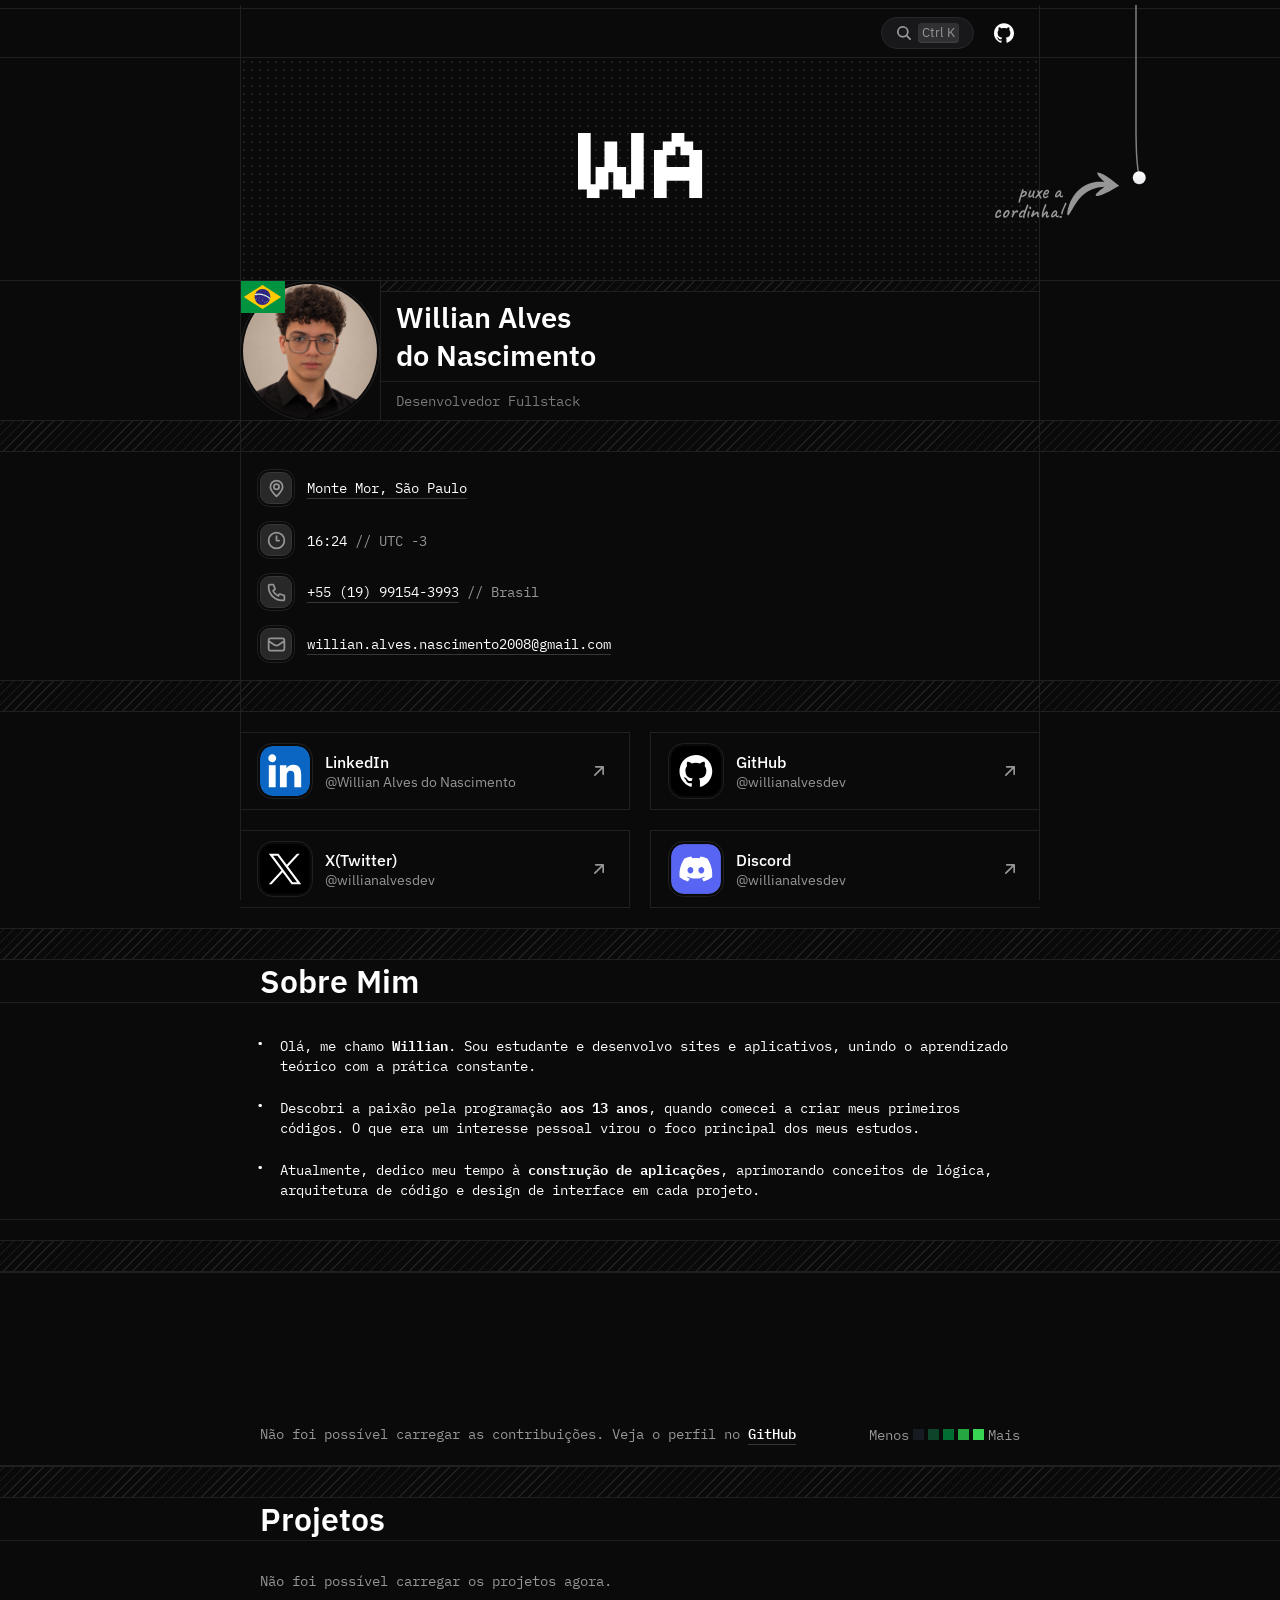
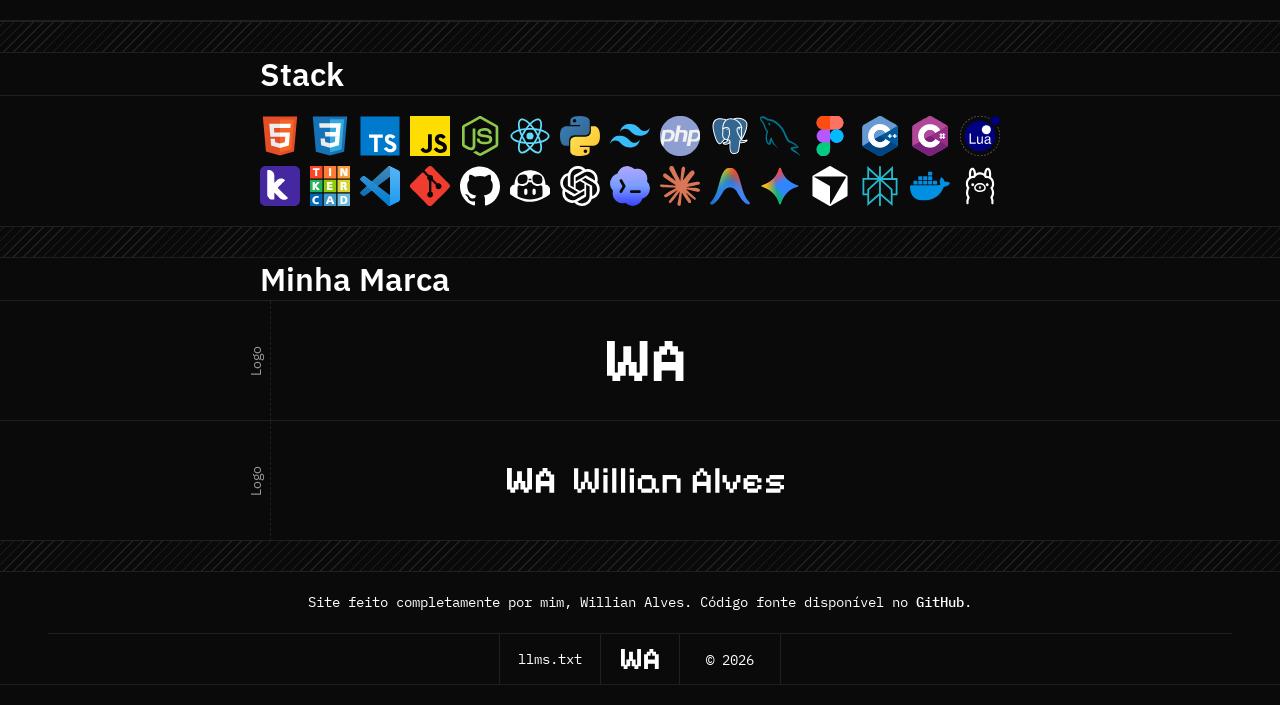
<file: index.html>
<!DOCTYPE html>
<html lang="pt-BR">
<head>

    <meta charset="UTF-8">
    <meta name="viewport" content="width=device-width, initial-scale=1.0, user-scalable=no">
    <meta name="description" content="Portfólio de Willian Alves, desenvolvedor Fullstack. Conheça seus projetos, habilidades, tecnologias e formas de contato.">
    <script>
        try {
            document.documentElement.dataset.theme = localStorage.getItem("theme") || "dark";
        } catch {
            document.documentElement.dataset.theme = "dark";
        }
    </script>
    <link rel="stylesheet" href="css/style.css?v=20261101-4">
    <link href="https://fonts.googleapis.com/css2?family=Caveat:wght@600&display=swap" rel="stylesheet">
    <meta name="theme-color" content="#0A0A0A">
    <meta name="format-detection" content="telephone=no">

        <link rel="icon" type="image/svg+xml" href="assets/logos/Icon.svg">
        <link rel="icon" type="image/png" sizes="32x32" href="assets/logos/Icon.svg">
    
        <link rel="apple-touch-icon" href="assets/logos/Icon.svg">
        <link rel="apple-touch-icon" sizes="152x152" href="assets/logos/Icon.svg">
        <link rel="apple-touch-icon" sizes="180x180" href="assets/logos/Icon.png">

        <link rel="preconnect" href="https://fonts.googleapis.com">
        <link rel="preconnect" href="https://fonts.gstatic.com" crossorigin>
        <link href="https://fonts.googleapis.com/css2?family=IBM+Plex+Mono:ital,wght@0,100;0,200;0,300;0,400;0,500;0,600;0,700;1,100;1,200;1,300;1,400;1,500;1,600;1,700&family=IBM+Plex+Sans:ital,wght@0,100..700;1,100..700&display=swap" rel="stylesheet">



    <title> Willian Alves </title>

</head>

<body>

    <header>
        <img src="assets/logos/WA.svg" alt="WA" class="logo-header">

        <div class="header-actions">
            <button id="searchToggle" class="search-toggle" aria-label="Pesquisar no site"><span aria-hidden="true">⌕</span><kbd>Ctrl K</kbd></button>
            <a href="https://github.com/willianalvesdev/Meu-Portfolio" class="github-link" aria-label="Abrir código do portfólio no GitHub">
                <img src="assets/Icons/GitHub.svg" class="github-header" alt="">
            </a>

            <span class="header-divider" aria-hidden="true">|</span>

            <button id="themeToggle" class="theme-toggle" type="button" aria-label="Ativar tema claro" aria-pressed="false">
                <img src="assets/Icons/Sun.svg" class="theme-icon theme-icon-sun" alt="">
                <img src="assets/Icons/Moon.svg" class="theme-icon theme-icon-moon" alt="">
            </button>
        </div>

    </header>

    <button id="btnTopo" aria-label="Voltar ao topo">
        <img src="assets/Icons/Up.svg" alt="">
      </button>
    
    <div class="top-section">
        <img src="assets/logos/WA.svg">
    </div>

    <div class="profile-section">
        <div class="profile">
            <img src="assets/Profile.png" class="profilepic">
            <img src="assets/Brazil.svg" class="flag">
        </div>

        <div class="profile-right">
            
        <div class="space texture"></div>

    <div class="name-container">
        <div class="name"> Willian Alves <br> do Nascimento </div>
    </div>

    <div class="bio-container">
        <div class="bio" aria-label="Desenvolvedor Fullstack, Frontend, Backend e Mobile">
            <span class="bio-text" aria-hidden="true">Desenvolvedor Fullstack</span>
        </div>
    </div>

     </div>
    </div>

    <div class="spacebig texture"></div>

    <div class="info-section">

        <div class="info-container">
            <div class="icon-frame">
                <img src="assets/Icons/Location.svg" class="info-icon">
            </div>
            <p class="info-text">
                <a href="https://www.google.com/maps/search/?api=1&amp;query=Monte+Mor%2C+S%C3%A3o+Paulo" class="info-link" target="_blank" rel="noopener noreferrer">Monte Mor, São Paulo</a>
            </p>
        </div>
        <div class="info-container">
            <div class="icon-frame">
                <img src="assets/Icons/Hour.svg" class="info-icon">
            </div>
            <p class="info-text">
                <time id="horario-brasilia">00:00</time>
                <span> // UTC -3 </span>
            </p>
        </div>
        <div class="info-container">
            <div class="icon-frame">
                <img src="assets/Icons/Phone.svg" class="info-icon">
            </div>
            <p class="info-text">
                <a href="willian-alves.vcf" class="info-link" download aria-label="Adicionar telefone de Willian Alves aos contatos">+55 (19) 99154-3993</a>
                <span>// Brasil </span>
            </p>
        </div>
        <div class="info-container">
            <div class="icon-frame">
                <img src="assets/Icons/Mail.svg" class="info-icon">
            </div>
            <p class="info-text">
                <a href="mailto:willian.alves.nascimento2008@gmail.com" class="info-link info-email-link" title="willian.alves.nascimento2008@gmail.com">willian.alves.nascimento2008@gmail.com</a>
            </p>
        </div>
    </div>

<div class="spacebig texture"></div>

    <div class="contact-section">
        <div class="contact-container">
            <img src="assets/Social Media/LinkedIn.svg" class="contact-icon">
        <div class="contact-container-right">
            <p class="contact-title"> LinkedIn </p>
            <p class="contact-username"> @Willian Alves do Nascimento </p>
        </div>
        <a href="https://www.linkedin.com/in/willian-alves-do-nascimento-913721343" class="contact-link" target="_blank" rel="noopener noreferrer" aria-label="Abrir perfil no LinkedIn">
            <img src="assets/Icons/Goto.svg" class="goto" alt="">
        </a>
        </div>

        <div class="contact-container">
            <img src="assets/Social Media/GitHub.svg" class="contact-icon">
        <div class="contact-container-right">
            <p class="contact-title"> GitHub </p>
            <p class="contact-username"> @willianalvesdev </p>
        </div>
        <a href="https://github.com/willianalvesdev" class="contact-link" target="_blank" rel="noopener noreferrer" aria-label="Abrir perfil no GitHub">
            <img src="assets/Icons/Goto.svg" class="goto" alt="">
        </a>
        </div>

        <div class="contact-container">
            <img src="assets/Social Media/X.svg" class="contact-icon">
        <div class="contact-container-right">
            <p class="contact-title"> X(Twitter) </p>
            <p class="contact-username"> @willianalvesdev </p>
        </div>
        <a href="https://x.com/willianalvesdev" class="contact-link" target="_blank" rel="noopener noreferrer" aria-label="Abrir perfil no X">
            <img src="assets/Icons/Goto.svg" class="goto" alt="">
        </a>
        </div>

        <div class="contact-container">
            <img src="assets/Social Media/Discord.svg" class="contact-icon">
        <div class="contact-container-right">
            <p class="contact-title"> Discord </p>
            <p class="contact-username"> @willianalvesdev </p>
        </div>
        <a href="https://discord.com/users/717218083801923654" class="contact-link" target="_blank" rel="noopener noreferrer" aria-label="Abrir perfil no Discord">
            <img src="assets/Icons/Goto.svg" class="goto" alt="">
        </a>
        </div>
    </div>

    <div class="spacebig texture complete"></div>

    <h1 class="title">Sobre Mim</h1>
    <div class="about-section">
        <div class="about-container">
            <ul class="about-list">
                <li>
                    Olá, me chamo <span>Willian</span>. Sou estudante e desenvolvo sites e aplicativos, unindo o aprendizado
                    teórico com a prática constante.
                </li>

                <li>
                    Descobri a paixão pela programação <span>aos 13 anos</span>, quando comecei a criar meus
                    primeiros códigos. O que era um interesse pessoal virou o foco principal dos meus estudos.
                </li>

                <li>
                    Atualmente, dedico meu tempo à <span>construção de aplicações</span>, aprimorando conceitos
                    de lógica, arquitetura de código e design de interface em cada projeto.
                </li>

              </ul>
        </div>
    </div>

    <div class="spacebig texture complete"></div>

    <section class="github-activity-section" aria-label="Frequência no GitHub">
        <div class="github-calendar" id="githubCalendar" data-username="willianalvesdev">
            <div class="github-calendar-scroll" id="githubCalendarScroll">
                <div class="github-calendar-content" id="githubCalendarContent">
                    <div class="github-months" id="githubMonths" aria-hidden="true"></div>
                    <div class="github-grid" id="githubGrid" role="img" aria-label="Carregando calendário de contribuições"></div>
                </div>
            </div>

            <div class="github-calendar-footer">
                <p class="github-calendar-summary">
                    <span id="githubContributionTotal" aria-live="polite">Carregando contribuições...</span>
                    <a href="https://github.com/willianalvesdev" target="_blank" rel="noopener noreferrer">GitHub</a>
                </p>

                <div class="github-legend" aria-label="Intensidade das contribuições">
                    <span>Menos</span>
                    <span class="contribution-day" data-level="0"></span>
                    <span class="contribution-day" data-level="1"></span>
                    <span class="contribution-day" data-level="2"></span>
                    <span class="contribution-day" data-level="3"></span>
                    <span class="contribution-day" data-level="4"></span>
                    <span>Mais</span>
                </div>
            </div>
        </div>
    </section>

    <div class="spacebig texture complete"></div>

    <h1 class="title github-projects-title" id="github-projects-title">Projetos <span id="githubProjectsCount">(...)</span></h1>

    <section class="github-projects-section" aria-labelledby="github-projects-title">
        <div class="github-projects-list" id="githubProjectsList" data-username="willianalvesdev" aria-busy="true">
            <p class="github-projects-status">Carregando projetos do GitHub...</p>
        </div>
    </section>

    <div class="spacebig texture complete"></div>

    <h1 class="title"> Stack </h1>

    <div class="stack-section">
        <img src="assets/stack/html.svg" alt="" class="stack-logo">
        <img src="assets/stack/css.svg" alt="" class="stack-logo">
        <img src="assets/stack/typescript.svg" alt="" class="stack-logo">
        <img src="assets/stack/javascript.svg" alt="" class="stack-logo">
        <img src="assets/stack/nodeJS.svg" alt="" class="stack-logo">
        <img src="assets/stack/react.svg" alt="" class="stack-logo">
        <img src="assets/stack/python.svg" alt="" class="stack-logo">
        <img src="assets/stack/tailwind.svg" alt="" class="stack-logo">
        <img src="assets/stack/php.svg" alt="" class="stack-logo">
        <img src="assets/stack/postgresql.svg" alt="" class="stack-logo">
        <img src="assets/stack/mysql.svg" alt="" class="stack-logo">
        <img src="assets/stack/figma.svg" alt="" class="stack-logo">
        <img src="assets/stack/c++.svg" alt="" class="stack-logo">
        <img src="assets/stack/csharp.svg" alt="" class="stack-logo">
        <img src="assets/stack/lua.svg" alt="" class="stack-logo">
        <img src="assets/stack/kodular.svg" alt="" class="stack-logo">
        <img src="assets/stack/tinkercad.svg" alt="" class="stack-logo">
        <img src="assets/stack/visualstudio.svg" alt="" class="stack-logo">
        <img src="assets/stack/git.svg" alt="" class="stack-logo">
        <img src="assets/stack/github.svg" alt="" class="stack-logo github-logo">
        <img src="assets/stack/githubcopilot.svg" alt="" class="stack-logo">
        <img src="assets/stack/chatgpt.svg" alt="" class="stack-logo">
        <img src="assets/stack/codex.svg" alt="" class="stack-logo">
        <img src="assets/stack/claude.svg" alt="" class="stack-logo">
        <img src="assets/stack/antigravity.svg" alt="" class="stack-logo">
        <img src="assets/stack/gemini.svg" alt="" class="stack-logo">
        <img src="assets/stack/cursor.svg" alt="" class="stack-logo">
        <img src="assets/stack/perplexity.svg" alt="" class="stack-logo">
        <img src="assets/stack/docker.svg" alt="" class="stack-logo">
        <img src="assets/stack/ollama.svg" alt="" class="stack-logo">
    </div>

    <div class="spacebig texture complete"></div>

    <h1 class="title"> Minha Marca </h1>

    <div class="brand-section">
        <div class="brand-container">
            <div class="brand-left-container">
            <p> Logo </p>
        </div>
        <div class="brand-right-container">
            <img src="assets/logos/WA.svg" class="logo-brand-one">
        </div>
        </div>

        <div class="brand-container">
            <div class="brand-left-container">
            <p> Logo </p>
        </div>
        <div class="brand-right-container">
            <img src="assets/logos/WA Willian Alves.svg" class="logo-brand-two">
        </div>
        </div>
        
    </div>

    <div class="spacebig texture complete"></div>

    <footer>
        <div class="footer-section">
            <p class="footer-text">Site feito completamente por mim, Willian Alves. Código fonte disponível no <a href="https://github.com/willianalvesdev/Meu-Portfolio">GitHub</a>.</p>
        </div>

        <div class="footer-container">
            <div class="footer-elements">
                <a href="llms.txt" class="info-link" target="_blank" rel="noopener noreferrer">llms.txt</a>
            </div>
            <img src="assets/logos/WA.svg" class="logo-footer">
            <div class="footer-elements">
                <p>&copy; 2026</p>
            </div>
        </div>

    </footer>

    <script src="js/script.js?v=20261101-4"></script>
    <script src="js/reference-icons.js?v=20261101-2"></script>
    <script src="js/interactions.js?v=20261101-4"></script>
    <div class="safaritransparent" style="position:fixed;left:0;top:0;right:0;height:5px;z-index:8675309;background:#0a0a0a"></div>

</body>

</html>
</file>
<file: css/style.css>
:root {

    --bg: #0a0a0a;
    --accent: #373737;
    --text: #ffffff;
    --secondary-text: #969696;
    --border: #202020;
    --icon-bg: #282828;
    --scrollbar: #ffffff;
    --svg-invert: 0;
    --contribution-0: #161b22;
    --contribution-1: #0e4429;
    --contribution-2: #006d32;
    --contribution-3: #26a641;
    --contribution-4: #39d353;
    --spacing: 15px;
    --left: 30px;
    --right: 15px;
    --top: 20px;
    --content-max: 800px;
    --content-inset: 20px;
    --page-gutter: max(10px, calc((100vw - var(--content-max)) / 2));

    --ibmmono: "IBM Plex Mono", monospace;
    --ibmsans: "IBM Plex Sans", sans-serif;

    color-scheme: dark;

}

:root[data-theme="light"] {

    --bg: #ffffff;
    --accent: #cdcdcd;
    --text: #000000;
    --secondary-text: #626262;
    --border: #dddddd;
    --icon-bg: #e5e5e5;
    --scrollbar: #000000;
    --svg-invert: 1;
    --contribution-0: #ebedf0;
    --contribution-1: #9be9a8;
    --contribution-2: #40c463;
    --contribution-3: #30a14e;
    --contribution-4: #216e39;

    color-scheme: light;

}

::-webkit-scrollbar {
    width: 5px;
    height: 5px;
}
  
::-webkit-scrollbar-track {
    background: transparent;
}
  
::-webkit-scrollbar-thumb {
    background: var(--border);
    border-radius: 5px;
}

::selection {
    background-color: var(--accent)
}

* {

    margin: 0;
    padding: 0;

}

a {

    color: inherit; text-decoration: none; 

}

body {

    background: var(--bg);
    color: var(--text);
    font-family: var(--ibmmono);
    font-weight: 400;
    font-size: 0.9rem;
    transition: background-color 0.25s ease, color 0.25s ease;

}

body::before,
body::after {
    content: "";
    position: fixed;
    top: 0;
    bottom: 0;
    width: 1px;
    background: var(--border);
    pointer-events: none;
    z-index: 10;
}

body::before {

    left: var(--page-gutter);

}

body::after {

    right: var(--page-gutter);

}

.texture {

    background-image: repeating-linear-gradient(
        -45deg,
        transparent 0px,
        transparent 6px,
        var(--border) 6px,
        var(--border) 7px
    );

}

header {

    top: 8px;
    box-shadow: 0 -8px 0 var(--bg);

    position: fixed;
    background: var(--bg);
    height: 50px;
    width: 100%;
    box-sizing: border-box;
    border-top: 1px solid var(--border);
    border-bottom: 1px solid var(--border);
    display: flex;
    align-items: center;
    padding: 0 calc(var(--page-gutter) + var(--content-inset));
    overflow: hidden;
    transition: background-color 0.25s ease, border-color 0.25s ease;
    z-index: 5;

}

.logo-header {
    height: 35px;
    opacity: 0;
    transform: translateY(10px);
    filter: invert(var(--svg-invert)) blur(3px);
    transition: opacity 0.35s ease, transform 0.35s ease, filter 0.35s ease;
    will-change: opacity, transform, filter;
}

.logo-header.visivel {
    opacity: 1;
    transform: translateY(0);
    filter: invert(var(--svg-invert)) blur(0);
}

.header-actions {

    margin-left: auto;
    height: 100%;
    display: flex;
    align-items: center;
    gap: 14px;
}

.github-link {

    width: 32px;
    height: 32px;
    display: flex;
    align-items: center;
    justify-content: center;
}

.github-header {

    height: 20px;
    filter: invert(var(--svg-invert));
    transition: filter 0.25s ease;

}

.github-logo {

    filter: invert(var(--svg-invert));

}

.theme-toggle {

    width: 32px;
    height: 32px;
    padding: 0;
    border: none;
    background: transparent;
    color: var(--text);
    display: grid;
    place-items: center;
    cursor: pointer;
    transition: color 0.25s ease;
}

.header-divider {

    color: var(--border);
    user-select: none;
}

.theme-toggle:focus-visible {

    outline: 2px solid var(--text);
    outline-offset: 2px;
}

.theme-icon {

    width: 18px;
    height: 18px;
    grid-area: 1 / 1;
    filter: invert(var(--svg-invert));
    transition: opacity 0.25s ease, transform 0.25s ease, filter 0.25s ease;
}

.theme-icon-sun {

    opacity: 0;
    transform: rotate(90deg) scale(0.7);
}

.theme-icon-moon {

    opacity: 1;
    transform: rotate(0) scale(1);
}

:root[data-theme="light"] .theme-icon-sun {

    opacity: 1;
    transform: rotate(0) scale(1);
}

:root[data-theme="light"] .theme-icon-moon {

    opacity: 0;
    transform: rotate(-90deg) scale(0.7);

}

.top-section {

    padding-top: 50px;
    height: 230px;
    width: 100%;
    display: flex;
    justify-content: center;
    align-items: center;
    border-bottom: 1px solid var(--border);
    position: relative;
    margin: 0;

}

.top-section::before {

    content: "";
    position: absolute;
    inset: 50px var(--page-gutter) 0;
    background-image: radial-gradient(
        var(--border) 1px,
        transparent 1px
    );
    background-size: 8px 8px;
    pointer-events: none;
    z-index: 0;
}

.top-section > img {

    position: relative;
    z-index: 1;

}

.profile-section {

    width: 100%;
    height: 140px;
    box-sizing: border-box;
    padding: 0 var(--page-gutter);
    border-bottom: 1px solid var(--border);
    display: flex;
    
}

.profile {

    height: auto;
    flex: 0 0 140px;
    border-right: 1px solid var(--border);
    display: flex;
    align-items: center;
    justify-content: center;
    position: relative;

}

.profilepic {

    width: calc(100% - 6px);
    border-radius: 100%;
    outline: 1px solid var(--border);
    outline-offset: 2px;

}

.flag {

    position: absolute;

    width: 45px;

    left: 0;
    top: 0;

    object-fit: cover;

}

.profile-right {

    min-width: 0;
    flex: 1;
    display: flex;
    flex-direction: column;
}

.space {

    width: 100%;
    height: 15px;
    border-bottom: 1px solid var(--border);

}

.name-container {

    height: 100%;
    display: flex;
    align-items: center;
    border-bottom: 1px solid var(--border);

}

.name {

    font-family: var(--ibmsans);
    font-weight: 600;
    font-size: 1.8rem;
    padding-left: var(--spacing);
}

.bio-container {

    height: 60px;
    display: flex;
    align-items: center;
    overflow: hidden;
    
}

.bio {

    color: var(--secondary-text);
    padding-left: var(--spacing);
    white-space: nowrap;
    opacity: 0.8;
    overflow: hidden;
}

.bio-text {

    display: inline-block;
    transition: opacity 0.35s ease, transform 0.35s ease, filter 0.35s ease;
    will-change: opacity, transform, filter;
}

.bio-text.saindo {

    opacity: 0;
    transform: translateY(-10px);
    filter: blur(3px);
}

.bio-text.entrando {

    opacity: 0;
    transform: translateY(10px);
    filter: blur(3px);
    transition: none;
}

.scroll-word {

    display: inline-block;
    max-width: 100%;
    overflow-wrap: anywhere;
}

.spacebig {

    width: 100%;
    height: 30px;
    border-bottom: 1px solid var(--border);

}

.complete {

    border-top: 1px solid var(--border);
}

.info-section {

    border-bottom: 1px solid var(--border);
    padding: var(--top) 0 var(--top);
    display: flex;
    gap: 20px;
    flex-direction: column;
    justify-content: center;

}

.info-container {

    display: flex;
    box-sizing: border-box;
    padding-left: calc(var(--page-gutter) + var(--content-inset));
    padding-right: calc(var(--page-gutter) + var(--content-inset));
    align-items: center;

}

.icon-frame {

    height: 30px;
    width: 30px;
    border-radius: 30%;
    border: solid 1px var(--accent);
    outline: 1px solid var(--border);
    outline-offset: 2px;
    background: var(--icon-bg);
    display: flex;
    justify-content: center;
    align-items: center;

}

.info-icon {

    height: 70%;
    opacity: 0.5;

}

.info-text {

    min-width: 0;
    flex: 1;
    padding-left: var(--right);
    
}

.info-text > span {
    
    color: var(--secondary-text);

}

.info-link {

    color: inherit;
    text-decoration: none;
    padding-bottom: 2px;
}

.info-link:not(.info-email-link) {

    transition: color 0.2s ease;
}

.sublinhado-animado {

    position: relative;
    display: inline-block;
    text-decoration: none;
}

.sublinhado-animado::after {

    content: "";
    position: absolute;
    right: 0;
    bottom: 0;
    left: 0;
    height: 1px;
    background: var(--accent);
    transform: scaleX(0);
    transform-origin: left center;
    transition: transform 0.4s ease;
}

.sublinhado-animado.sublinhado-visivel::after {

    transform: scaleX(1);
}

.info-link:visited {

    color: inherit;
}

.info-email-link {

    max-width: 100%;
    overflow: hidden;
    text-overflow: clip;
    white-space: nowrap;
    vertical-align: bottom;
}

.info-email-link .scroll-word {

    max-width: none;
    white-space: nowrap;
    overflow-wrap: normal;
}

.email-ellipsis,
.info-email-link .email-segment-hidden {

    display: none;
}

.info-email-link.email-truncated .email-ellipsis {

    display: inline-block;
}

@media (hover: hover) and (pointer: fine) {
    .info-link:hover {
        color: var(--secondary-text);
    }
}

.contact-section {

    padding-top: var(--top);
    padding-bottom: var(--top);
    padding-left: var(--page-gutter);
    padding-right: var(--page-gutter);
    display: grid;
    grid-template-columns: repeat(2, minmax(0, 1fr));
    gap: var(--top);

}

.contact-container {

    position: relative;
    border-top: 1px solid var(--border);
    border-bottom: 1px solid var(--border);
    display: flex;
    align-items: center;
    box-sizing: border-box;
    min-width: 0;
    padding: 13px var(--content-inset);

}

.contact-icon {

    height: 50px;
    border-radius: 25%;
    outline: 1px solid var(--border);
    outline-offset: 2px;

}

.contact-container-right {

    font-family: var(--ibmsans);
    min-width: 0;
    flex: 1;
    display: flex;
    flex-direction: column;
    padding-left: var(--right);

}

.contact-title {

    font-size: 1rem;
    font-weight: 500;

}

.contact-username {

    color: var(--secondary-text);
    overflow-wrap: anywhere;

}

.contact-link {

    align-self: stretch;
    display: flex;
    align-items: center;
    padding: 0 0 0 var(--right);
}

.contact-link::after {
    content: "";
    position: absolute;
    inset: 0;
}

.contact-link:focus-visible::after {
    outline: 2px solid var(--text);
    outline-offset: -2px;
}

@media (min-width: 761px) {
    .contact-container:nth-child(odd) {
        border-right: 1px solid var(--border);
    }

    .contact-container:nth-child(even) {
        border-left: 1px solid var(--border);
    }
}

@media (max-width: 760px) {
    .contact-section {
        grid-template-columns: 1fr;
    }
}

.goto {

    height: 20px;
}

.title {

    font-family: var(--ibmsans);
    font-weight: 600;
    font-size: 2rem;
    padding-left: calc(var(--page-gutter) + var(--content-inset));

}

.about-section {

    border-top: 1px solid var(--border);
    border-bottom: 1px solid var(--border);
    margin-bottom: var(--top);
    display: flex;
    flex-direction: column;
    gap: var(--top);

}

.about-container {

    display: flex;
    padding: var(--left) calc(var(--page-gutter) + var(--content-inset)) var(--top);
    
}

.about-list {

    padding-left: 0;
    list-style: none;

}

.about-list li {

    position: relative;
    padding-left: 20px;
    word-break: break-word;

}

.about-list li + li {

    margin-top: var(--top);
}

.about-list li::before {

    content: "•";
    position: absolute;
    top: 0;
    left: -10px;
    width: 20px;
    text-align: center;
}

.about-list li > span:not(.scroll-word) {

    font-weight: 600;

}

.github-activity-section {

    padding: var(--top) calc(var(--page-gutter) + var(--content-inset));
    border-top: 1px solid var(--border);
    border-bottom: 1px solid var(--border);
}

.github-calendar {

    --cell-size: 11px;
    --cell-gap: 3px;
    padding: 0;
    border: 0;
    background: var(--bg);
    transition: background-color 0.25s ease, border-color 0.25s ease;
}

.github-calendar-scroll {

    overflow-x: auto;
    padding-bottom: 10px;
    scrollbar-width: thin;
}

.github-calendar-content {

    width: max-content;
    min-width: 100%;
}

.github-months {

    display: grid;
    grid-template-columns: repeat(var(--github-weeks, 53), var(--cell-size));
    column-gap: var(--cell-gap);
    height: 22px;
    color: var(--text);
}

.github-month-label {

    white-space: nowrap;
}

.github-grid {

    display: grid;
    grid-template-rows: repeat(7, var(--cell-size));
    grid-auto-flow: column;
    grid-auto-columns: var(--cell-size);
    gap: var(--cell-gap);
    min-height: calc((var(--cell-size) * 7) + (var(--cell-gap) * 6));
}

.contribution-day {

    width: var(--cell-size);
    height: var(--cell-size);
    border-radius: 0;
    background: var(--contribution-0);
    outline: none;
}

.contribution-day[data-level="1"] {
    background: var(--contribution-1);
}

.contribution-day[data-level="2"] {
    background: var(--contribution-2);
}

.contribution-day[data-level="3"] {
    background: var(--contribution-3);
}

.contribution-day[data-level="4"] {
    background: var(--contribution-4);
}

.github-calendar-footer {

    display: flex;
    align-items: center;
    justify-content: space-between;
    gap: var(--top);
    padding-top: 4px;
    color: var(--secondary-text);
}

.contribution-tooltip {
    position: fixed;
    z-index: 100;
    max-width: calc(100vw - 32px);
    padding: 6px 10px;
    border-radius: 8px;
    background: #fafafa;
    color: #09090b;
    box-shadow: 0 2px 8px #0003;
    font: 12px/16px var(--ibmmono);
    pointer-events: none;
    animation: contribution-tooltip-in .15s ease;
}
:root[data-theme="light"] .contribution-tooltip { background: #09090b; color: #fafafa; }
@keyframes contribution-tooltip-in { from { opacity: 0; transform: translateY(3px); } to { opacity: 1; transform: translateY(0); } }
.github-grid .contribution-day:focus-visible { outline: 1px solid var(--text); outline-offset: 2px; }

.github-calendar-summary a {

    color: var(--text);
    font-weight: 500;
    text-decoration: none;
    padding-bottom: 2px;
}

.github-legend {

    display: flex;
    align-items: center;
    gap: 4px;
    white-space: nowrap;
}

.github-legend .contribution-day {

    display: inline-block;
}

@media (max-width: 620px) {
    .github-activity-section {
        padding-right: 10px;
        padding-left: 10px;
    }

    .github-calendar {
        --cell-size: 11px;
        --cell-gap: 3px;
        padding: 0;
    }

    .github-calendar-footer {
        align-items: flex-start;
        flex-direction: column;
        gap: 10px;
    }

    .github-legend {
        align-self: flex-end;
    }
}

.github-projects-section {

    border-top: 1px solid var(--border);
    border-bottom: 1px solid var(--border);
}

.github-projects-title #githubProjectsCount {

    color: var(--secondary-text);
    font-family: var(--ibmmono);
    font-size: 0.9rem;
    font-weight: 400;
}

.github-projects-status {

    padding: var(--left) calc(var(--page-gutter) + var(--content-inset));
    color: var(--secondary-text);
}

.github-project {

    border-bottom: 1px solid var(--border);
}

.github-project:last-child {

    border-bottom: none;
}

.github-project-row {

    position: relative;
    min-height: 80px;
    display: grid;
    grid-template-columns: 40px minmax(0, 1fr) 72px;
    align-items: center;
    gap: var(--right);
    padding: 0 calc(var(--page-gutter) + var(--content-inset));
}

.github-project-info {

    min-width: 0;
}

.github-project-name {

    font-family: var(--ibmmono);
    font-size: 1rem;
    font-weight: 500;
    overflow-wrap: anywhere;
}

.github-project-meta {

    display: flex;
    align-items: center;
    gap: 2px;
    font-size: 14px;
    line-height: 20px;
    padding-top: 4px;
    color: var(--secondary-text);
}

.github-project-toggle {

    position: absolute;
    inset: 0;
    width: 100%;
    height: 100%;
    padding-right: calc(var(--page-gutter) + var(--content-inset) + 8px);
    color: var(--secondary-text);
    border: none;
    background: transparent;
    display: flex;
    align-items: center;
    justify-content: flex-end;
    cursor: pointer;
}

.github-project-expand-icon {

    width: 18px;
    height: 18px;
    filter: invert(var(--svg-invert));
    opacity: 0.7;
    transition: transform 0.3s ease, filter 0.25s ease, opacity 0.2s ease;
}

.github-project.aberto .github-project-expand-icon {

    opacity: 1;
    transform: rotate(180deg);
}

.github-project-toggle:focus-visible {

    outline: 1px solid var(--text);
    outline-offset: -4px;
}

.github-project-details {

    display: grid;
    grid-template-rows: 0fr;
    border-top: 1px solid transparent;
    transition: grid-template-rows 0.3s ease-out, border-color 0.3s ease-out;
}

.github-project.aberto .github-project-details {

    grid-template-rows: 1fr;
    border-color: var(--border);
}

.github-project-details-content {

    min-height: 0;
    overflow: hidden;
}

.github-project-details-inner {

    padding: var(--top) calc(var(--page-gutter) + var(--content-inset));
}

.github-project-description {

    line-height: 1.7;
}

.github-project-tags {

    display: flex;
    flex-wrap: wrap;
    gap: 8px;
    padding-top: var(--top);
}

.github-project-tag {

    padding: 4px 8px;
    border: 1px solid var(--border);
    border-radius: 8px;
    background: var(--icon-bg);
    color: var(--secondary-text);
    font-size: 0.8rem;
}

@media (max-width: 520px) {
    .github-project-row {
        grid-template-columns: 34px minmax(0, 1fr) 30px;
        gap: 8px;
        padding: 0 calc(var(--page-gutter) + var(--content-inset));
    }

}

.brand-section {

    display: flex;
    flex-direction: column;

}

.brand-container {

    display: flex;
    align-items: center;
    flex-direction: row;
    height: 120px;
    border-top: 1px solid var(--border);
    box-sizing: border-box;
    padding-left: var(--page-gutter);
    padding-right: calc(var(--page-gutter) + var(--content-inset));

}

.brand-left-container {

    display: flex;
    align-items: center;
    justify-content: center;
    width: 30px;
    height: 120px;
    border-right: 1px dashed var(--border);
}

.brand-left-container p {

    color: var(--secondary-text);
    font-family: var(--ibmsans);
    transform: rotate(270deg);
}

.brand-left-container .scroll-word {

    max-width: none;
    white-space: nowrap;
    overflow-wrap: normal;
}

.brand-right-container {

    display: flex;
    align-items: center;
    justify-content: center;
    width: 100%;

}

.logo-brand-one {

    height: 40px;

}

.logo-brand-two {

    height: 25px;

}

#btnTopo {
    position: fixed;
    right: 20px;
    bottom: 25px;
  
    width: 40px;
    height: 40px;
  
    border: none;
    border-radius: 25%;
  
    background: var(--accent);
    cursor: pointer;
  
    display: flex;
    align-items: center;
    justify-content: center;
  
    opacity: 0;
    pointer-events: none;
  
    transition: opacity 0.4s ease;
  
    z-index: 9999;
  }
  
  #btnTopo img {
    width: 22px;
    height: 22px;
  }
  
  #btnTopo.visivel {
    opacity: 0.5;
    pointer-events: auto;
  }
  
  #btnTopo.opaco {
    opacity: 1;
  }

.stack-section {

    display: flex;
    align-items: center;
    flex-wrap: wrap; 
    gap: 10px;
    padding: var(--top) calc(var(--page-gutter) + var(--content-inset));
    border-top: solid 1px var(--border);

}

.stack-logo {

    width: 40px;
}

.top-section > img,
.logo-brand-one,
.logo-brand-two,
.logo-footer,
.stack-logo[src$="chatgpt.svg"],
.stack-logo[src$="cursor.svg"],
.stack-logo[src$="ollama.svg"],
.stack-logo[src$="githubcopilot.svg"],
.info-icon,
.goto,
#btnTopo img {

    filter: invert(var(--svg-invert));
    transition: filter 0.25s ease;
}

.stack-section.stack-animada .stack-logo {

    opacity: 0;
    transform: scale(0.25);
    transition:
        opacity 0.5s ease var(--stack-delay),
        transform 0.65s cubic-bezier(0.16, 1, 0.3, 1) var(--stack-delay),
        filter 0.25s ease;
    will-change: opacity, transform;
}

.stack-section.stack-animada.stack-visivel .stack-logo {

    opacity: 1;
    transform: scale(1);
}

.project-avatar { width: 30px; height: 30px; object-fit: cover; }
.project-actions { display: flex; align-items: center; }
.project-open { position: relative; z-index: 1; color: var(--secondary-text); text-decoration: none; display: flex; align-items: center; justify-content: center; width: 24px; height: 24px; padding: 4px; }
.project-open:hover { color: var(--secondary-text); }
.github-project-name { font: 500 16px/1.375 var(--ibmmono); }
.github-project-info, .github-project-icon { pointer-events: none; }
.github-project-toggle:hover, .github-project-toggle:focus-visible { color: var(--secondary-text); }
.project-open, .github-project-toggle { transition: color .15s ease; }
.project-expand-svg path { transition: d .3s cubic-bezier(.42, 0, .58, 1); }
.project-expand-svg path:first-child { d: path("M7 15L12 20L17 15"); }
.project-expand-svg path:last-child { d: path("M7 9L12 4L17 9"); }
.github-project.aberto .project-expand-svg path:first-child { d: path("M7 20L12 15L17 20"); }
.github-project.aberto .project-expand-svg path:last-child { d: path("M7 4L12 9L17 4"); }
.stack-item { position: relative; display: inline-flex; transition: transform .2s ease; outline-offset: 5px; }
.stack-item:hover, .stack-item:focus-visible { transform: scale(1.1); z-index: 2; }
.stack-item::after { content: attr(data-label); position: absolute; bottom: calc(100% + 10px); left: 50%; transform: translate(-50%, 4px); opacity: 0; pointer-events: none; background: var(--text); color: var(--bg, #0a0a0a); border-radius: 6px; padding: 5px 8px; font: 12px var(--ibmmono); white-space: nowrap; transition: .15s ease; }
.stack-item:hover::after, .stack-item:focus-visible::after { opacity: 1; transform: translate(-50%, 0); }
.search-toggle { display: flex; align-items: center; gap: 9px; border: 1px solid var(--border); border-radius: 24px; background: color-mix(in srgb, var(--text) 5%, transparent); color: var(--secondary-text); padding: 6px 14px; cursor: pointer; transition: background .2s, transform .2s; }
.search-toggle:hover { background: color-mix(in srgb, var(--text) 10%, transparent); }
.search-toggle:active { transform: scale(.98); }
.search-toggle > span { font-size: 25px; line-height: 22px; }
kbd { font: 13px var(--ibmmono); padding: 2px 4px; border-radius: 4px; background: color-mix(in srgb, var(--text) 8%, transparent); }
.command-dialog { position: fixed; inset: 0; width: min(512px, calc(100% - 32px)); max-height: calc(100dvh - 80px); padding: 0; border: 1px solid var(--border); border-radius: 16px; background: var(--background, #171719); color: var(--text); box-shadow: 0 20px 80px #0005; font: 14px var(--ibmmono); }
.command-dialog { inset: 50% auto auto 50%; margin: 0; transform: translate(-50%, -50%); box-sizing: border-box; width: min(512px, calc(100% - 32px)); height: 408px; background: #18181b; color: #fafafa; border: 0; box-shadow: 0 0 0 1px #3f3f46, 0 0 24px #0008; }
:root[data-theme="light"] .command-dialog { background: #fff; color: #09090b; box-shadow: 0 0 0 1px #00000026, 0 0 24px #0003; }
.command-dialog[open] { animation: command-in .2s ease; }
.command-dialog.closing { animation: command-in .2s ease reverse forwards; }
.command-dialog.closing::backdrop { animation: backdrop-out .2s ease forwards; }
.command-wa { width: 20px; height: 20px; object-fit: contain; filter: invert(var(--svg-invert)); }
@keyframes backdrop-out { to { background: #0000; } }
.command-dialog::backdrop { background: #0008; backdrop-filter: none; }
.command-input { display: flex; height: 48px; box-sizing: border-box; align-items: center; gap: 8px; padding: 0 16px; border-bottom: 1px solid var(--border); }
.command-input input { flex: 1; min-width: 0; color: inherit; background: none; border: 0; outline: 0; font: inherit; }
.command-input button { background: none; color: inherit; border: 0; cursor: pointer; font-size: 22px; }
.command-results { height: 320px; box-sizing: border-box; overflow: auto; padding: 4px; }
@property --top-mask-height { syntax: '<length>'; inherits: false; initial-value: 0px; }
@property --bottom-mask-height { syntax: '<length>'; inherits: false; initial-value: 80px; }
@supports (animation-timeline: scroll()) {
    .command-results {
        mask-image: linear-gradient(to top, transparent, #000 90%), linear-gradient(to bottom, transparent, #000), linear-gradient(#000, #000);
        mask-size: 100% var(--top-mask-height), 100% var(--bottom-mask-height), 100% 100%;
        mask-position: 0 0, 0 100%, 0 0;
        mask-repeat: no-repeat;
        mask-composite: exclude;
        animation: command-top-mask linear both, command-bottom-mask linear both;
        animation-timeline: scroll(self), scroll(self);
        animation-range: 0 32px, calc(100% - 32px) 100%;
    }
}
@keyframes command-top-mask { to { --top-mask-height: 80px; } }
@keyframes command-bottom-mask { to { --bottom-mask-height: 0px; } }
.command-results button { display: block; width: 100%; text-align: left; border: 0; border-radius: 12px; padding: 10px 12px; color: inherit; font: inherit; background: none; cursor: pointer; }
.command-results button.selected, .command-results button:hover { background: color-mix(in srgb, var(--text) 10%, transparent); }
.command-footer { display: flex; height: 40px; box-sizing: border-box; align-items: center; justify-content: space-between; padding: 0 16px; border-top: 1px solid var(--border); color: var(--secondary-text); font-size: 12px; background: #27272a4d; }
.command-footer img { width: 24px; filter: invert(var(--svg-invert)); }
.command-results button { display: flex; align-items: center; gap: 8px; padding: 8px 12px; min-height: 36px; }
.command-results button svg { width: 20px; height: 20px; flex-shrink: 0; color: var(--secondary-text); }
.command-input svg { display: block; width: 20px; height: 20px; opacity: .5; }
.command-input button svg { width: 16px; height: 16px; }
.search-toggle svg { display: block; width: 16px; height: 16px; }
.search-toggle { box-sizing: border-box; height: 32px; padding: 0 14px; gap: 6px; border-radius: 999px; background: #18181b; border-color: #27272a; }
.search-toggle kbd { display: inline-flex; box-sizing: border-box; height: 20px; min-width: 24px; align-items: center; justify-content: center; padding: 0 4px; font: 400 13px/20px var(--ibmsans); box-shadow: inset 0 -1px 2px #ffffff1a; background: #ffffff1a; }
:root[data-theme="light"] .search-toggle { background: #fafafa; border-color: #e4e4e7; color: #71717b; }
:root[data-theme="light"] .search-toggle:hover { background: #fafafa; }
.search-toggle:hover { background: #18181b; }
:root[data-theme="light"] .search-toggle kbd { background: #0000000d; box-shadow: inset 0 -1px 2px #0000001a; }
.command-results button.selected, .command-results button:hover { background: #27272a; }
:root[data-theme="light"] .command-results button.selected, :root[data-theme="light"] .command-results button:hover { background: #f4f4f5; }
:root[data-theme="light"] .command-footer { background: #f4f4f54d; }
@keyframes command-in { from { opacity: 0; transform: translate(-50%, -50%) scale(.95); } to { opacity: 1; transform: translate(-50%, -50%) scale(1); } }
.pullcord { display: none; position: fixed; top: 0; right: 7rem; width: 64px; height: 340px; z-index: 20; pointer-events: none; }
.pullcord circle { transition: none; }
.pullcord button { position: absolute; left: 9px; top: 153px; width: 46px; height: 46px; background: transparent; border: 0; pointer-events: auto; cursor: grab; touch-action: none; transform: translateY(var(--pull, 0px)); transition: transform .55s cubic-bezier(.2, 1.7, .4, 1); }
.pullcord.pulling button, .pullcord.pulling circle { transition: none; cursor: grabbing; }
.pullcord button { transition: none; }
.pullcord > svg { overflow: visible; }
.pullcord > span { position: absolute; top: 172px; right: 52px; color: var(--secondary-text); display: flex; align-items: flex-end; gap: 10px; white-space: nowrap; }
.cord-hint-text { font-family: "Caveat", "Segoe Script", cursive; text-align: right; font-size: 21px; font-weight: 600; line-height: .95; }
.cord-hint-arrow { flex: none; transform: rotate(16deg); }
@media (min-width: 1200px) { .pullcord { display: block; } .header-divider, .theme-toggle { display: none; } }
@media (max-width: 620px) { .github-project-row { grid-template-columns: 34px minmax(0, 1fr) 64px; } .command-dialog { top: 64px; margin: 0; transform: translateX(-50%); } .command-dialog[open] { animation: command-mobile-in .2s ease; } }
@keyframes command-mobile-in { from { opacity: 0; transform: translateX(-50%) scale(.95); } to { opacity: 1; transform: translateX(-50%) scale(1); } }
@media (max-width: 620px) { .command-dialog.closing { animation: command-mobile-in .2s ease reverse forwards; } }

footer {

    display: flex;
    flex-direction: column;
    align-items: center;
    justify-content: center;
    margin-bottom: var(--top);
}

.footer-section {

    display: flex;
    align-items: center;
    justify-content: center;
    text-align: center;
    border-bottom: solid 1px var(--border);
    padding: var(--top) calc(var(--page-gutter) + var(--content-inset));

}

.footer-section a {

    font-weight: 500;
    text-decoration: none;
    padding-bottom: 2px;

}

.footer-container {

    display: flex;
    height: 50px;
    align-items: center;
    justify-content: center;
    width: 100%;
    border-bottom: solid 1px var(--border);

}

.logo-footer {

    height: 20px;
    padding: 0 var(--top) 0 var(--top);

}

.footer-elements {

    display: flex;
    align-items: center;
    justify-content: center;
    height: 100%;
    border-left: solid 1px var(--border);
    border-right: solid 1px var(--border);
    width: 100px;

}

.error-page {

    min-height: 100dvh;
    display: flex;
    flex-direction: column;
    align-items: center;
    justify-content: center;
    gap: 20px;
}

.error-text {

    padding-bottom: var(--top);
    font-weight: 500;
}

.error-button {

    background: var(--accent);
    padding: 15px;
    border: 1px solid var(--border);
}
</file>
